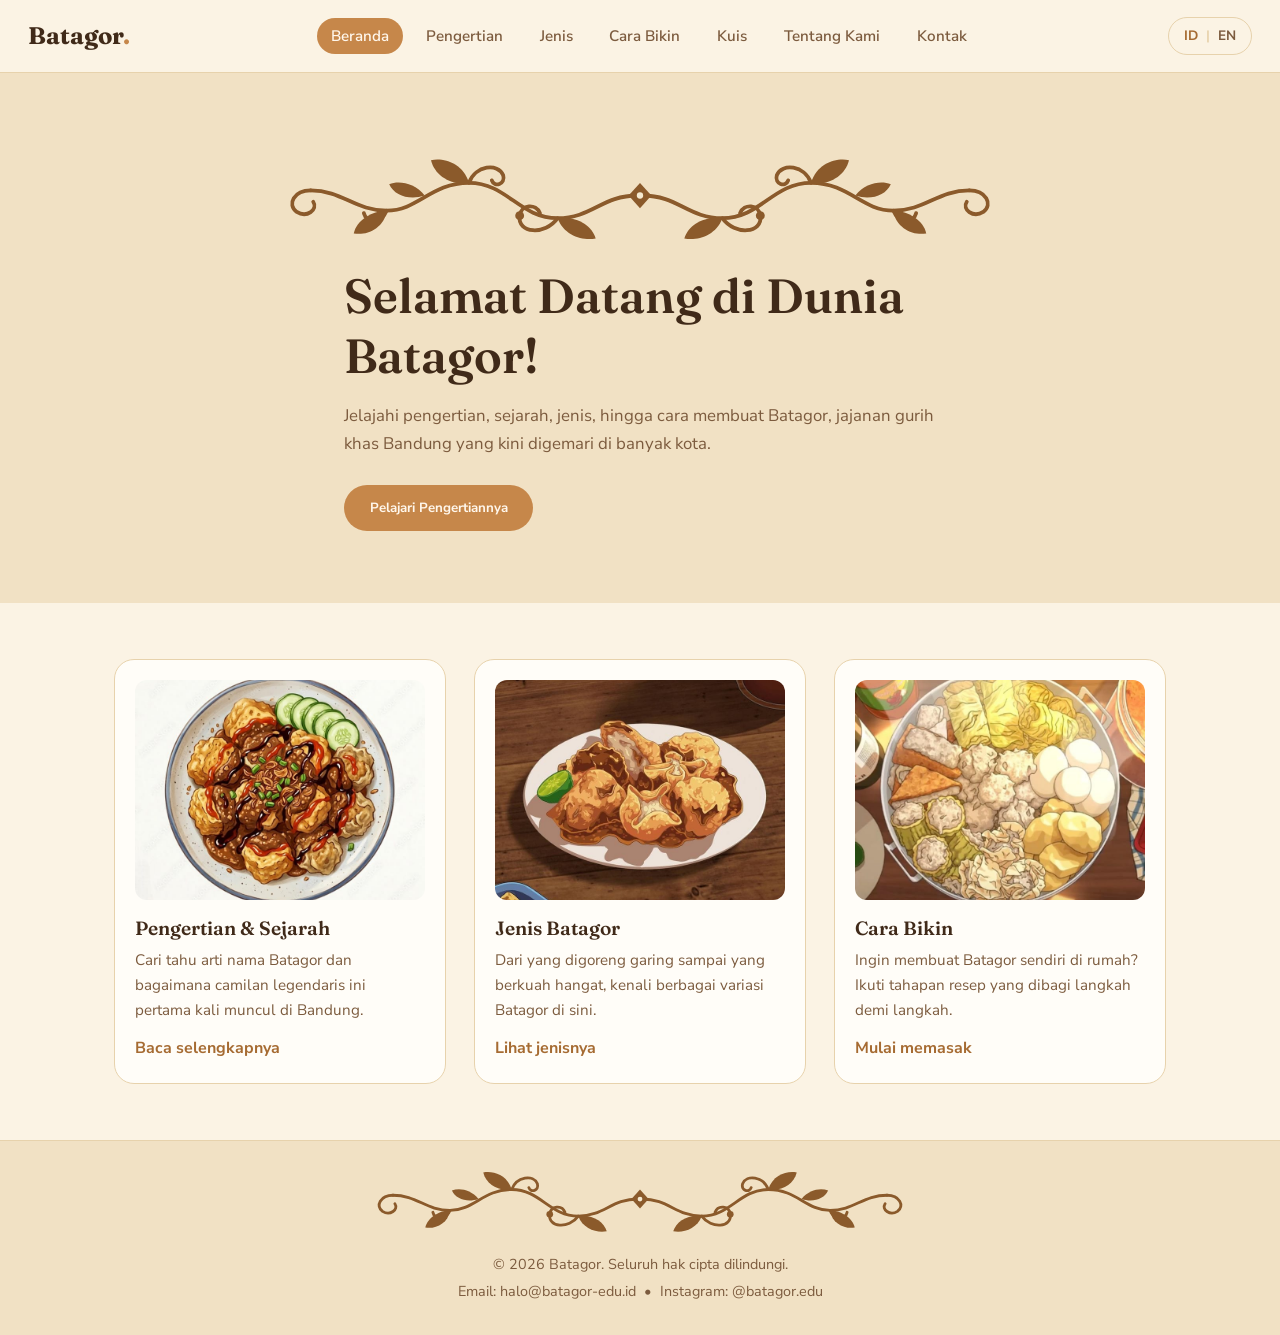
<file: index.html>
<!DOCTYPE html>
<html lang="id">
<head>
<meta charset="UTF-8">
<meta name="viewport" content="width=device-width, initial-scale=1.0">
<title>Batagor. | Website Edukasi Batagor</title>

<!-- Google Fonts: Fraunces untuk judul (hangat, ala toko kue), Nunito Sans untuk isi teks -->
<link rel="preconnect" href="https://fonts.googleapis.com">
<link href="https://fonts.googleapis.com/css2?family=Fraunces:opsz,wght@9..144,500;9..144,600;9..144,700&family=Nunito+Sans:wght@400;600;700;800&family=Permanent+Marker&display=swap" rel="stylesheet">

<!-- Memanggil file CSS eksternal -->
<link rel="stylesheet" href="style.css">
<link rel="stylesheet" href="responsive.css">
</head>
<body>

  <!-- =========================================================
       HEADER: logo, navigasi, tombol ganti bahasa
  ========================================================= -->
  <header class="site-header">
    <div class="logo">Batagor<span class="logo-dot">.</span></div>

    <nav class="main-nav" id="mainNav">
      <button class="nav-link active" data-page="beranda" data-id="Beranda" data-en="Home">Beranda</button>
      <button class="nav-link" data-page="sejarah" data-id="Pengertian" data-en="Definition">Pengertian</button>
      <button class="nav-link" data-page="jenis" data-id="Jenis" data-en="Types">Jenis</button>
      <button class="nav-link" data-page="cara-bikin" data-id="Cara Bikin" data-en="How to Make">Cara Bikin</button>
      <button class="nav-link" data-page="quiz" data-id="Kuis" data-en="Quiz">Kuis</button>
      <button class="nav-link" data-page="tentang-kami" data-id="Tentang Kami" data-en="About Us">Tentang Kami</button>
      <button class="nav-link" data-page="kontak" data-id="Kontak" data-en="Contact">Kontak</button>
    </nav>

    <div class="header-right">
      <button id="langToggle" class="lang-toggle" type="button" aria-label="Ganti Bahasa / Switch Language">
        <span id="langId" class="lang-option active">ID</span>
        <span class="lang-sep">|</span>
        <span id="langEn" class="lang-option">EN</span>
      </button>
      <button id="hamburger" class="hamburger" type="button" aria-label="Buka menu" aria-controls="mainNav">
        <span></span><span></span><span></span>
      </button>
    </div>
  </header>

  <main>

    <!-- =========================================================
         HALAMAN BERANDA: hero + 3 card pratinjau
    ========================================================= -->
    <section id="beranda" class="page active">
      <div class="hero">
        <div class="hero-inner">
          <img class="hero-ornament" src="images/ornamen.svg" alt="" aria-hidden="true">
          <h1 data-content-key="homeTitle" data-id="Selamat Datang di Dunia Batagor!" data-en="Welcome to the World of Batagor!">Selamat Datang di Dunia Batagor!</h1>
          <p data-content-key="homeIntro" data-id="Jelajahi pengertian, sejarah, jenis, hingga cara membuat Batagor, jajanan gurih khas Bandung yang kini digemari di banyak kota." data-en="Explore the meaning, history, types, and how to make Batagor, Bandung's savory snack now loved in many cities.">Jelajahi pengertian, sejarah, jenis, hingga cara membuat Batagor, jajanan gurih khas Bandung yang kini digemari di banyak kota.</p>
          <button class="btn-primary" data-page="sejarah" data-id="Pelajari Pengertiannya" data-en="Learn the Definition">Pelajari Pengertiannya</button>
        </div>
      </div>

      <div class="section-inner">
        <div class="card-grid">

          <article class="preview-card" data-page="sejarah">
            <img src="images/batagor3.jpeg" alt="Sejarah Batagor" style="width: 100%; height: 220px; object-fit: cover; border-radius: 12px;">
            <h3 data-id="Pengertian & Sejarah" data-en="Definition & History">Pengertian & Sejarah</h3>
            <p data-id="Cari tahu arti nama Batagor dan bagaimana camilan legendaris ini pertama kali muncul di Bandung." data-en="Find out what the name Batagor means and how this legendary snack first appeared in Bandung.">Cari tahu arti nama Batagor dan bagaimana camilan legendaris ini pertama kali muncul di Bandung.</p>
            <span class="card-link" data-id="Baca selengkapnya" data-en="Read more">Baca selengkapnya</span>
          </article>

          <article class="preview-card" data-page="jenis">
            <img src="images/batagor.jpeg" alt="Ragam Batagor" style="width: 100%; height: 220px; object-fit: cover; border-radius: 12px;">
            <h3 data-id="Jenis Batagor" data-en="Types of Batagor">Jenis Batagor</h3>
            <p data-id="Dari yang digoreng garing sampai yang berkuah hangat, kenali berbagai variasi Batagor di sini." data-en="From crispy fried to warm and soupy, get to know Batagor's many variations here.">Dari yang digoreng garing sampai yang berkuah hangat, kenali berbagai variasi Batagor di sini.</p>
            <span class="card-link" data-id="Lihat jenisnya" data-en="See the types">Lihat jenisnya</span>
          </article>

          <article class="preview-card" data-page="cara-bikin">
            <img src="images/batagor2.jpeg" alt="Resep Batagor" style="width: 100%; height: 220px; object-fit: cover; border-radius: 12px;">
            <h3 data-id="Cara Bikin" data-en="How to Make">Cara Bikin</h3>
            <p data-id="Ingin membuat Batagor sendiri di rumah? Ikuti tahapan resep yang dibagi langkah demi langkah." data-en="Want to make your own Batagor at home? Follow the recipe broken down step by step.">Ingin membuat Batagor sendiri di rumah? Ikuti tahapan resep yang dibagi langkah demi langkah.</p>
            <span class="card-link" data-id="Mulai memasak" data-en="Start cooking">Mulai memasak</span>
          </article>

        </div>
      </div>
    </section>

    <!-- =========================================================
         HALAMAN PENGERTIAN & SEJARAH
         Bergaya poster "About / History": latar cokelat tua tebal,
         judul tulisan tangan, foto tumpang tindih, dan linimasa.
         Tetap SATU section yang sama, hanya disusun dua blok.
    ========================================================= -->
    <section id="sejarah" class="page">

      <!-- Pita dekoratif pojok, murni hiasan -->
      <svg class="corner-ribbon" viewBox="0 0 260 140" xmlns="http://www.w3.org/2000/svg" aria-hidden="true">
        <path d="M0,0 L260,0 Q120,75 0,45 Z" fill="#F1E1C4" opacity="0.15"></path>
        <path d="M0,0 L190,0 Q95,55 0,28 Z" fill="#C6874A" opacity="0.3"></path>
      </svg>

      <!-- Blok 1: Tentang Batagor (foto kiri, teks kanan) -->
      <div class="sejarah-about-inner">
        <div class="about-media" style="max-width: 380px;">
          <img src="images/batagor4.jpeg" alt="Batagor Siap Saji" style="width: 100%; height: 350px; object-fit: cover; border-radius: 15px; transform: rotate(-3deg); box-shadow: 0 6px 20px rgba(0,0,0,0.2);">
          <img src="images/sauss_kacang.jpeg" alt="Saus Kacang" style="position: absolute; bottom: -15px; right: -20px; width: 180px; height: 130px; object-fit: cover; border-radius: 12px; transform: rotate(4deg); box-shadow: 0 12px 26px rgba(0,0,0,0.4); border: 4px solid #FBF3E4;">
        </div>
        <div class="about-text">
          <h2 class="script-heading" data-content-key="aboutTitle" data-id="Tentang Batagor" data-en="About Batagor">Tentang Batagor</h2>
          <p data-content-key="aboutIntro" data-id="Batagor adalah singkatan dari Bakso Tahu Goreng. Camilan ini terbuat dari tahu yang diisi adonan ikan tenggiri, digoreng hingga garing, lalu disajikan bersama saus kacang kental, kecap manis, dan perasan jeruk limau." data-en="Batagor stands for Bakso Tahu Goreng, or Fried Tofu Fish Ball. It is made from tofu filled with mackerel fish paste, deep-fried until crispy, then served with thick peanut sauce, sweet soy sauce, and a squeeze of lime.">Batagor adalah singkatan dari Bakso Tahu Goreng. Camilan ini terbuat dari tahu yang diisi adonan ikan tenggiri, digoreng hingga garing, lalu disajikan bersama saus kacang kental, kecap manis, dan perasan jeruk limau.</p>
        </div>
      </div>

      <!-- Blok 2: Sejarah Batagor (teks kiri, linimasa kanan) -->
      <div class="sejarah-history-inner">
        <div class="history-text">
          <h2 class="script-heading" data-content-key="historyTitle" data-id="Sejarah Batagor" data-en="Batagor History">Sejarah Batagor</h2>
          <p data-content-key="historyIntro" data-id="Batagor pertama kali muncul di Bandung, Jawa Barat, sekitar akhir tahun 1970-an. Camilan ini tercipta dari kreativitas pedagang bakso tahu yang menggoreng dagangan yang tidak habis terjual agar bisa disajikan kembali keesokan harinya." data-en="Batagor first appeared in Bandung, West Java, around the late 1970s. It was created by tofu fish ball vendors who fried their unsold stock so it could be served again the next day.">Batagor pertama kali muncul di Bandung, Jawa Barat, sekitar akhir tahun 1970-an. Camilan ini tercipta dari kreativitas pedagang bakso tahu yang menggoreng dagangan yang tidak habis terjual agar bisa disajikan kembali keesokan harinya.</p>
          <p data-id="Ternyata versi goreng ini justru lebih gurih dan renyah dibanding versi rebusnya, sehingga cepat digemari dan mulai dijajakan berkeliling kota dengan gerobak dorong maupun sepeda." data-en="It turned out the fried version tasted even richer and crispier than the boiled original, so it quickly became popular and started being sold around the city from push carts and bicycles.">Ternyata versi goreng ini justru lebih gurih dan renyah dibanding versi rebusnya, sehingga cepat digemari dan mulai dijajakan berkeliling kota dengan gerobak dorong maupun sepeda.</p>
          <p data-id="Dari sekadar jajanan kaki lima, kini Batagor telah menjadi salah satu camilan khas Indonesia yang paling dikenal, hadir dalam berbagai variasi, dan terus digemari lintas generasi." data-en="From a humble street snack, Batagor has grown into one of Indonesia's most recognized specialty snacks, now available in many variations and loved across generations.">Dari sekadar jajanan kaki lima, kini Batagor telah menjadi salah satu camilan khas Indonesia yang paling dikenal, hadir dalam berbagai variasi, dan terus digemari lintas generasi.</p>
        </div>

        <div class="history-timeline">
          <div class="timeline-badge">
            <div class="badge-circle" aria-hidden="true">🥟</div>
            <span class="badge-year" data-id="~ Akhir 1970-an" data-en="~ Late 1970s">~ Akhir 1970-an</span>
          </div>

          <div class="timeline-track">
            <div class="timeline-node">
              <div class="node-circle" aria-hidden="true">🛵</div>
              <div>
                <span class="node-label" data-id="1980-an" data-en="1980s">1980-an</span>
                <p class="node-desc" data-id="Menyebar dari gerobak ke gerobak di seluruh Bandung." data-en="Spread from cart to cart across Bandung.">Menyebar dari gerobak ke gerobak di seluruh Bandung.</p>
              </div>
            </div>
            <div class="timeline-node">
              <div class="node-circle" aria-hidden="true">🏙️</div>
              <div>
                <span class="node-label" data-id="1990-an" data-en="1990s">1990-an</span>
                <p class="node-desc" data-id="Mulai dijual di berbagai kota besar di Indonesia." data-en="Started being sold in major cities across Indonesia.">Mulai dijual di berbagai kota besar di Indonesia.</p>
              </div>
            </div>
            <div class="timeline-node">
              <div class="node-circle" aria-hidden="true">✨</div>
              <div>
                <span class="node-label" data-id="2000-an" data-en="2000s">2000-an</span>
                <p class="node-desc" data-id="Menjadi jajanan favorit nasional dengan banyak variasi baru." data-en="Became a favorite national snack with many new variations.">Menjadi jajanan favorit nasional dengan banyak variasi baru.</p>
              </div>
            </div>
            <div class="timeline-node">
              <div class="node-circle" aria-hidden="true">🌏</div>
              <div>
                <span class="node-label" data-id="Kini" data-en="Today">Kini</span>
                <p class="node-desc" data-id="Batagor mendunia lewat restoran dan konten kuliner daring." data-en="Batagor goes global through restaurants and online food content.">Batagor mendunia lewat restoran dan konten kuliner daring.</p>
              </div>
            </div>
          </div>
        </div>
      </div>
    </section>

    <!-- =========================================================
         HALAMAN JENIS BATAGOR
         Atas: 1 varian utama (gambar besar + teks)
         Bawah: kontainer overflow-x:auto berisi varian lain
    ========================================================= -->
    <section id="jenis" class="page">
      <div class="section-inner">
        <h2 class="page-title" data-id="Jenis-Jenis Batagor" data-en="Types of Batagor">Jenis-Jenis Batagor</h2>

        <div class="jenis-top">
          <div class="jenis-top-media" style="display: flex; justify-content: center; align-items: flex-start;">
            <img src="images/original.jpeg" alt="Batagor Goreng Klasik" style="width: 100%; max-width: 240px; height: auto; border-radius: 15px; box-shadow: 0 6px 15px rgba(0,0,0,0.1);">
          </div>
          <div class="jenis-top-text">
            <h3 data-id="Batagor Goreng (Original)" data-en="Fried Batagor (Original)">Batagor Goreng (Original)</h3>
            <p data-id="Versi paling klasik dan paling banyak dicari. Tahu, kulit pangsit, dan siomay ikan digoreng kering hingga renyah keemasan, lalu disiram saus kacang kental dan kecap manis. Biasanya disantap dengan tambahan perasan jeruk limau dan sambal." data-en="The most classic and popular version. Tofu, wonton skin, and fish dumplings are deep-fried until golden and crispy, then topped with thick peanut sauce and sweet soy sauce, usually finished with a squeeze of lime and chili sauce.">Versi paling klasik dan paling banyak dicari. Tahu, kulit pangsit, dan siomay ikan digoreng kering hingga renyah keemasan, lalu disiram saus kacang kental dan kecap manis. Biasanya disantap dengan tambahan perasan jeruk limau dan sambal.</p>
          </div>
        </div>

        <h3 class="sub-title" data-id="Varian Lainnya" data-en="Other Variants">Varian Lainnya</h3>
        <p class="scroll-hint" data-id="Geser ke samping untuk melihat varian lainnya." data-en="Swipe sideways to see more variants.">Geser ke samping untuk melihat varian lainnya.</p>

        <div class="variant-scroll">

          <div class="variant-card">
            <img src="images/kuah.jpeg" alt="Batagor Kuah" style="width: 100%; height: 140px; object-fit: cover; border-radius: 8px; margin-bottom: 0.85rem;">
            <h4 data-id="Batagor Kuah" data-en="Batagor Kuah (Soupy)">Batagor Kuah</h4>
            <p data-id="Disajikan dalam kuah kaldu hangat berbumbu, mirip mi kocok. Cocok dinikmati saat cuaca dingin." data-en="Served in a warm, seasoned savory broth, similar to mi kocok. Perfect for cold weather.">Disajikan dalam kuah kaldu hangat berbumbu, mirip mi kocok. Cocok dinikmati saat cuaca dingin.</p>
          </div>

          <div class="variant-card">
            <img src="images/bakar.jpeg" alt="Batagor Bakar" style="width: 100%; height: 140px; object-fit: cover; border-radius: 8px; margin-bottom: 0.85rem;">
            <h4 data-id="Batagor Bakar" data-en="Grilled Batagor">Batagor Bakar</h4>
            <p data-id="Alternatif yang lebih rendah minyak, dipanggang di atas bara hingga sedikit gosong dan beraroma smoky." data-en="A lower-oil alternative, grilled over charcoal until slightly charred with a smoky aroma.">Alternatif yang lebih rendah minyak, dipanggang di atas bara hingga sedikit gosong dan beraroma smoky.</p>
          </div>

          <div class="variant-card">
            <img src="images/puyuh.jpeg" alt="Batagor Telur Puyuh" style="width: 100%; height: 140px; object-fit: cover; border-radius: 8px; margin-bottom: 0.85rem;">
            <h4 data-id="Batagor Isi Telur Puyuh" data-en="Batagor with Quail Egg">Batagor Isi Telur Puyuh</h4>
            <p data-id="Diberi tambahan telur puyuh di dalam adonan untuk tekstur dan rasa yang lebih kaya." data-en="Filled with an added quail egg for a richer texture and flavor.">Diberi tambahan telur puyuh di dalam adonan untuk tekstur dan rasa yang lebih kaya.</p>
          </div>

          <div class="variant-card">
            <img src="images/kering_pedas.jpeg" alt="Batagor Kering Pedas" style="width: 100%; height: 140px; object-fit: cover; border-radius: 8px; margin-bottom: 0.85rem;">
            <h4 data-id="Batagor Kering Pedas" data-en="Spicy Dry Batagor">Batagor Kering Pedas</h4>
            <p data-id="Setelah digoreng, dilumuri bubuk cabai kering ala jajanan kekinian yang pedas dan gurih." data-en="After frying, coated with dry chili powder for a spicy, savory, modern snack twist.">Setelah digoreng, dilumuri bubuk cabai kering ala jajanan kekinian yang pedas dan gurih.</p>
          </div>

          <div class="variant-card">
            <img src="images/kuah_kari.jpeg" alt="Batagor Kuah Kari" style="width: 100%; height: 140px; object-fit: cover; border-radius: 8px; margin-bottom: 0.85rem;">
            <h4 data-id="Batagor Kuah Kari" data-en="Curry Batagor">Batagor Kuah Kari</h4>
            <p data-id="Variasi kuah dengan tambahan bumbu kari dan santan, memberi rasa gurih yang lebih kaya rempah." data-en="A soup variation with added curry spices and coconut milk, giving a richer, more fragrant savory flavor.">Variasi kuah dengan tambahan bumbu kari dan santan, memberi rasa gurih yang lebih kaya rempah.</p>
          </div>

          <div class="variant-card">
            <img src="images/mini.jpeg" alt="Batagor Mini" style="width: 100%; height: 140px; object-fit: cover; border-radius: 8px; margin-bottom: 0.85rem;">
            <h4 data-id="Batagor Mini" data-en="Mini Batagor">Batagor Mini</h4>
            <p data-id="Dibuat dalam ukuran kecil seperti cocktail, cocok sebagai camilan pesta atau teman arisan." data-en="Made in small, bite-sized portions like cocktail snacks, perfect for parties or casual gatherings.">Dibuat dalam ukuran kecil seperti cocktail, cocok sebagai camilan pesta atau teman arisan.</p>
          </div>

        </div>
      </div>
    </section>

    <!-- =========================================================
         HALAMAN CARA BIKIN
         Fase 1: pilih resep -> Fase 2: grid langkah -> Fase 3: modal detail
    ========================================================= -->
    <section id="cara-bikin" class="page">
      <div class="section-inner">
        <h2 class="page-title" data-id="Cara Membuat Batagor" data-en="How to Make Batagor">Cara Membuat Batagor</h2>

        <!-- ---- FASE 1: pilih resep ---- -->
        <div id="faseResep">
          <p class="section-intro" data-id="Pilih salah satu resep di bawah ini untuk melihat tahapan pembuatannya." data-en="Choose one of the recipes below to see its preparation steps.">Pilih salah satu resep di bawah ini untuk melihat tahapan pembuatannya.</p>

          <div class="recipe-select-row">
            <article class="recipe-card" data-recipe="tenggiri">
              <img src="images/ikan.jpeg" alt="Ikan Tenggiri" style="width: 100%; height: 220px; object-fit: cover; border-radius: 12px;">
              <h3 data-id="Resep Tenggiri" data-en="Mackerel Recipe">Resep Tenggiri</h3>
              <p data-id="Isian klasik menggunakan ikan tenggiri segar." data-en="The classic filling using fresh mackerel fish.">Isian klasik menggunakan ikan tenggiri segar.</p>
              <span class="card-link" data-id="Lihat tahapannya" data-en="See the steps">Lihat tahapannya</span>
            </article>

            <article class="recipe-card" data-recipe="ayam">
              <img src="images/ayam.jpeg" alt="Daging Ayam" style="width: 100%; height: 220px; object-fit: cover; border-radius: 12px;">
              <h3 data-id="Resep Ayam" data-en="Chicken Recipe">Resep Ayam</h3>
              <p data-id="Alternatif isian tanpa ikan, cocok untuk yang tidak menyukai seafood." data-en="A fish-free filling alternative, great for those who don't like seafood.">Alternatif isian tanpa ikan, cocok untuk yang tidak menyukai seafood.</p>
              <span class="card-link" data-id="Lihat tahapannya" data-en="See the steps">Lihat tahapannya</span>
            </article>

            <article class="recipe-card" data-recipe="saus-kacang">
              <img src="images/saos_kacang.jpeg" alt="Saus Kacang" style="width: 100%; height: 220px; object-fit: cover; border-radius: 12px;">
              <h3 data-id="Resep Saus Kacang" data-en="Peanut Sauce Recipe">Resep Saus Kacang</h3>
              <p data-id="Saus pelengkap wajib yang membuat Batagor semakin gurih dan nikmat." data-en="The essential companion sauce that makes Batagor even more savory and delicious.">Saus pelengkap wajib yang membuat Batagor semakin gurih dan nikmat.</p>
              <span class="card-link" data-id="Lihat tahapannya" data-en="See the steps">Lihat tahapannya</span>
            </article>
          </div>
        </div>

        <!-- ---- FASE 2: grid langkah (disembunyikan sampai resep dipilih) ---- -->
        <div id="faseLangkah" class="hidden">
          <button id="btnKembaliResep" class="btn-kembali" data-id="Kembali" data-en="Back">Kembali</button>
          <h3 id="langkahRecipeTitle" class="step-phase-title"></h3>
          <div id="stepGrid" class="step-grid"><!-- kartu langkah diisi lewat JavaScript --></div>
        </div>
      </div>
    </section>

    <section id="quiz" class="page">
      <div class="section-inner quiz-section">
        <h2 class="page-title" data-id="Seberapa Kenal Kamu dengan Batagor?" data-en="How Well Do You Know Batagor?">Seberapa Kenal Kamu dengan Batagor?</h2>
        <p class="section-intro" data-id="Jawab 5 pertanyaan singkat tentang Batagor dan lihat skormu." data-en="Answer 5 quick questions about Batagor and see your score.">Jawab 5 pertanyaan singkat tentang Batagor dan lihat skormu.</p>

        <div class="quiz-panel">
          <div id="quizIntro" class="quiz-state">
            <span class="quiz-mark" aria-hidden="true">?</span>
            <h3 data-id="Siap menguji pengetahuanmu?" data-en="Ready to test your knowledge?">Siap menguji pengetahuanmu?</h3>
            <p data-id="Kuis ini terdiri dari 5 soal pilihan ganda. Semoga berhasil!" data-en="This quiz has 5 multiple-choice questions. Good luck!">Kuis ini terdiri dari 5 soal pilihan ganda. Semoga berhasil!</p>
            <button id="quizStart" class="btn-primary" type="button" data-id="Mulai Kuis" data-en="Start Quiz">Mulai Kuis</button>
          </div>

          <div id="quizQuestion" class="quiz-state hidden" aria-live="polite">
            <div class="quiz-progress-row">
              <span id="quizProgress"></span>
              <span id="quizScore"></span>
            </div>
            <div class="quiz-progress-track"><span id="quizProgressFill"></span></div>
            <h3 id="quizQuestionText"></h3>
            <div id="quizOptions" class="quiz-options"></div>
            <p id="quizFeedback" class="quiz-feedback" role="status"></p>
            <button id="quizNext" class="btn-primary hidden" type="button"></button>
          </div>

          <div id="quizResult" class="quiz-state hidden" aria-live="polite">
            <span class="quiz-mark quiz-result-mark" aria-hidden="true">!</span>
            <p class="quiz-result-label" data-id="Skor Akhir" data-en="Final Score">Skor Akhir</p>
            <h3 id="quizFinalScore"></h3>
            <p id="quizResultMessage"></p>
            <button id="quizRestart" class="btn-primary" type="button" data-id="Main Lagi" data-en="Play Again">Main Lagi</button>
          </div>
        </div>
      </div>
    </section>

    <!-- =========================================================
         HALAMAN TENTANG KAMI
    ========================================================= -->
    <section id="tentang-kami" class="page">
      <div class="section-inner">
        <h2 class="page-title" style="text-align: center;" data-id="Tim di Balik Layar" data-en="The Team Behind the Screen">Tim di Balik Layar</h2>
        <p style="text-align: center; color: var(--clr-text-soft); max-width: 700px; margin: -1.5rem auto 3rem;" data-id="Proyek website edukasi Batagor ini dikembangkan oleh mahasiswa S1 Teknik Informatika Universitas Tarumanagara sebagai pemenuhan tugas UTS Pemrograman Web." data-en="This Batagor educational website project was developed by undergraduate Computer Science students of Tarumanagara University for a Web Programming midterm project.">Proyek website edukasi Batagor ini dikembangkan oleh mahasiswa S1 Teknik Informatika Universitas Tarumanagara sebagai pemenuhan tugas UTS Pemrograman Web.</p>

        <div class="card-grid" style="grid-template-columns: repeat(auto-fit, minmax(180px, 1fr));">
          <article class="preview-card" style="text-align: center; padding: 1.5rem 1rem;">
            <div style="font-size: 2.5rem; margin-bottom: 0.5rem;" aria-hidden="true">👨🏻‍💻</div>
            <h3 style="margin-top: 0; font-size: 1.15rem;">Andrian</h3>
            <p style="font-size: 0.9rem; margin: 0; color: var(--clr-text-soft);">Mahasiswa Teknik Informatika</p>
          </article>

          <article class="preview-card" style="text-align: center; padding: 1.5rem 1rem;">
            <div style="font-size: 2.5rem; margin-bottom: 0.5rem;" aria-hidden="true">👩🏻‍💻</div>
            <h3 style="margin-top: 0; font-size: 1.15rem;">Diana</h3>
            <p style="font-size: 0.9rem; margin: 0; color: var(--clr-text-soft);">Mahasiswi Teknik Informatika</p>
          </article>
          
          <article class="preview-card" style="text-align: center; padding: 1.5rem 1rem;">
            <div style="font-size: 2.5rem; margin-bottom: 0.5rem;" aria-hidden="true">👨🏻‍💻</div>
            <h3 style="margin-top: 0; font-size: 1.15rem;">Ivan</h3>
            <p style="font-size: 0.9rem; margin: 0; color: var(--clr-text-soft);">Mahasiswa Teknik Informatika</p>
          </article>
          
          <article class="preview-card" style="text-align: center; padding: 1.5rem 1rem;">
            <div style="font-size: 2.5rem; margin-bottom: 0.5rem;" aria-hidden="true">👨🏻‍💻</div>
            <h3 style="margin-top: 0; font-size: 1.15rem;">Kenny</h3>
            <p style="font-size: 0.9rem; margin: 0; color: var(--clr-text-soft);">Mahasiswa Teknik Informatika</p>
          </article>
        </div>
      </div>
    </section>

    <!-- =========================================================
         HALAMAN KONTAK & KRITIK SARAN
    ========================================================= -->
    <section id="kontak" class="page">
      <div class="section-inner" style="max-width: 900px; text-align: center;">
        <h2 class="page-title" data-id="Hubungi Kami" data-en="Contact Us">Hubungi Kami</h2>
        <p style="color: var(--clr-text-soft); margin-top: -1.5rem; margin-bottom: 3rem;" data-id="Punya pertanyaan, kritik, atau saran untuk pengembangan website ini? Silakan hubungi kami!" data-en="Have questions, feedback, or suggestions for this website? Please reach out to us!">Punya pertanyaan, kritik, atau saran untuk pengembangan website ini? Silakan hubungi kami!</p>

        <!-- Grid 2 Kolom (Kiri Sosmed, Kanan Form) -->
        <div style="display: grid; grid-template-columns: repeat(auto-fit, minmax(320px, 1fr)); gap: 2.5rem; text-align: left;">
          
          <!-- KOLOM KIRI: Jalur Cepat (Sosmed) -->
          <div style="display: flex; flex-direction: column; gap: 1rem;">
            <h3 style="font-size: 1.25rem; margin-bottom: 0.5rem; color: var(--clr-accent-dark);" data-id="Jalur Cepat" data-en="Quick Links">Jalur Cepat</h3>
            
            <a href="https://wa.me/6281234567890?text=Halo%20tim%20Batagor!" target="_blank" class="preview-card" style="display: flex; align-items: center; gap: 1.25rem; text-decoration: none; padding: 1.25rem;">
              <div style="font-size: 2rem;" aria-hidden="true">💬</div>
              <div>
                <h4 style="margin: 0; font-size: 1.1rem; color: var(--clr-text);">WhatsApp</h4>
                <p style="margin: 0; font-size: 0.85rem; color: var(--clr-text-soft);">Chat dengan admin</p>
              </div>
            </a>

            <a href="https://instagram.com/batagor.edu" target="_blank" class="preview-card" style="display: flex; align-items: center; gap: 1.25rem; text-decoration: none; padding: 1.25rem;">
              <div style="font-size: 2rem;" aria-hidden="true">📸</div>
              <div>
                <h4 style="margin: 0; font-size: 1.1rem; color: var(--clr-text);">Instagram</h4>
                <p style="margin: 0; font-size: 0.85rem; color: var(--clr-text-soft);">@batagor.edu</p>
              </div>
            </a>

            <a href="mailto:halo@batagor-edu.id" class="preview-card" style="display: flex; align-items: center; gap: 1.25rem; text-decoration: none; padding: 1.25rem;">
              <div style="font-size: 2rem;" aria-hidden="true">✉️</div>
              <div>
                <h4 style="margin: 0; font-size: 1.1rem; color: var(--clr-text);">Email</h4>
                <p style="margin: 0; font-size: 0.85rem; color: var(--clr-text-soft);">halo@batagor-edu.id</p>
              </div>
            </a>
          </div>

          <!-- KOLOM KANAN: Form Kritik & Saran -->
          <div style="background: var(--clr-card); padding: 2rem; border-radius: var(--radius-lg); border: 1px solid var(--clr-border); box-shadow: var(--shadow-soft);">
            <h3 style="font-size: 1.25rem; margin-bottom: 1.5rem; color: var(--clr-accent-dark);" data-id="Kritik & Saran" data-en="Feedback & Suggestions">Kritik & Saran</h3>
            
            <!-- Trik onsubmit agar form tidak me-refresh halaman saat dites dosen -->
            <form onsubmit="alert(document.documentElement.lang === 'id' ? 'Terima kasih! Kritik dan saran kamu berhasil dikirim.' : 'Thank you! Your feedback has been sent.'); return false;" style="display: flex; flex-direction: column; gap: 1.25rem;">
              
              <div>
                <label style="font-weight: 700; font-size: 0.9rem; color: var(--clr-text);" data-id="Nama Anda" data-en="Your Name">Nama Anda</label>
                <input type="text" placeholder="Masukkan nama..." required style="width: 100%; padding: 0.85rem; border-radius: 8px; border: 1px solid var(--clr-border); margin-top: 0.4rem; font-family: inherit; background: #FFF; outline-color: var(--clr-accent);">
              </div>
              
              <div>
                <label style="font-weight: 700; font-size: 0.9rem; color: var(--clr-text);" data-id="Tulis Kritik & Saran" data-en="Write Feedback">Tulis Kritik & Saran</label>
                <textarea rows="5" placeholder="Ketik pesan Anda di sini..." required style="width: 100%; padding: 0.85rem; border-radius: 8px; border: 1px solid var(--clr-border); margin-top: 0.4rem; font-family: inherit; background: #FFF; resize: vertical; outline-color: var(--clr-accent);"></textarea>
              </div>
              
              <button type="submit" class="btn-primary" style="margin-top: 0.5rem; font-size: 1rem;" data-id="Kirim Pesan" data-en="Send Message">Kirim Pesan</button>
            </form>

          </div>

        </div>
      </div>
    </section>

  </main>

  <!-- ---- FASE 3: modal detail langkah (di luar <main> supaya menutup seluruh layar) ---- -->
  <div id="stepModalOverlay" class="modal-overlay">
    <div class="modal-box" role="dialog" aria-modal="true" aria-labelledby="modalStepTitle">
      <button id="modalClose" class="modal-close" type="button" aria-label="Tutup">&times;</button>
      <h3 id="modalStepTitle"></h3>
      <p id="modalStepDetail"></p>
    </div>
  </div>

  <!-- =========================================================
       FOOTER
  ========================================================= -->
  <footer class="site-footer">
    <p data-id="© 2026 Batagor. Seluruh hak cipta dilindungi." data-en="© 2026 Batagor. All rights reserved.">© 2026 Batagor. Seluruh hak cipta dilindungi.</p>
    <p>Email: halo@batagor-edu.id &nbsp;•&nbsp; Instagram: @batagor.edu</p>
  </footer>

  <!-- Memanggil file JavaScript eksternal -->
  <script src="site-data.js"></script>
  <script src="script.js"></script>

</body>
</html>
</file>
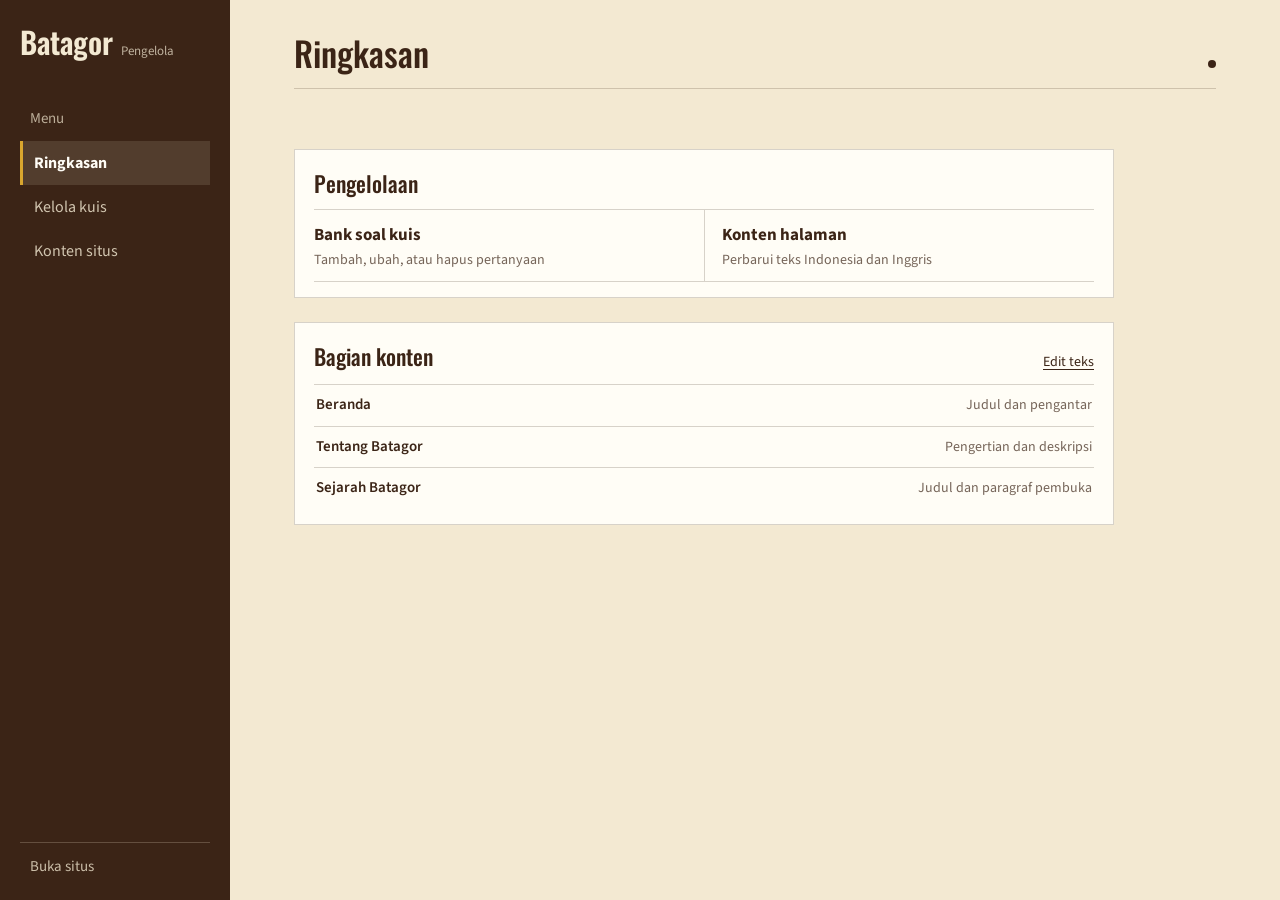
<file: admin.html>
<!DOCTYPE html>
<html lang="id">
<head>
  <meta charset="UTF-8">
  <meta name="viewport" content="width=device-width, initial-scale=1.0">
  <title>Admin | Batagor</title>
  <link rel="preconnect" href="https://fonts.googleapis.com">
  <link rel="preconnect" href="https://fonts.gstatic.com" crossorigin>
  <link href="https://fonts.googleapis.com/css2?family=Oswald:wght@400;500;600;700&family=Source+Sans+3:wght@400;500;600;700&display=swap" rel="stylesheet">
  <link rel="stylesheet" href="admin.css">
</head>
<body>
  <div class="admin-layout">
    <aside class="admin-sidebar">
      <a class="admin-brand" href="index.html">Batagor<small>Pengelola</small></a>
      <p class="sidebar-caption">Menu</p>
      <nav class="admin-nav" aria-label="Navigasi admin">
        <button class="admin-nav-item active" type="button" data-view="overview">Ringkasan</button>
        <button class="admin-nav-item" type="button" data-view="quiz">Kelola kuis</button>
        <button class="admin-nav-item" type="button" data-view="content">Konten situs</button>
      </nav>
      <a class="back-to-site" href="index.html">Buka situs</a>
    </aside>

    <main class="admin-main">
      <header class="admin-header">
        <h1 id="pageHeading">Ringkasan</h1>
        <span id="storageStatus" class="storage-status" role="status"><i aria-hidden="true"></i><span class="visually-hidden">Tersimpan di browser ini</span></span>
      </header>

      <section id="view-overview" class="admin-view active">
        <span id="questionMetric" hidden>0</span>
        <span id="contentMetric" hidden>0</span>
        <section class="overview-quick">
          <h2>Pengelolaan</h2>
          <div class="quick-grid">
            <button class="quick-link" type="button" data-view="quiz"><strong>Bank soal kuis</strong><small>Tambah, ubah, atau hapus pertanyaan</small></button>
            <button class="quick-link" type="button" data-view="content"><strong>Konten halaman</strong><small>Perbarui teks Indonesia dan Inggris</small></button>
          </div>
        </section>

        <section class="managed-content">
          <div class="managed-heading"><h2>Bagian konten</h2><button type="button" data-view="content">Edit teks</button></div>
          <div class="managed-content-grid">
            <button type="button" data-view="content"><strong>Beranda</strong><span>Judul dan pengantar</span></button>
            <button type="button" data-view="content"><strong>Tentang Batagor</strong><span>Pengertian dan deskripsi</span></button>
            <button type="button" data-view="content"><strong>Sejarah Batagor</strong><span>Judul dan paragraf pembuka</span></button>
          </div>
        </section>

      </section>

      <section id="view-quiz" class="admin-view" hidden>
        <div class="section-heading-row">
          <button id="addQuestion" class="button-primary" type="button">Tambah soal</button>
        </div>

        <div class="quiz-admin-layout">
          <section class="question-list-panel">
            <div class="list-panel-header"><strong>Daftar pertanyaan</strong><span id="questionCount" class="count-badge">0</span></div>
            <div id="questionList" class="question-list"></div>
          </section>

          <form id="questionForm" class="question-form">
            <div class="form-topline"><span id="editorLabel" class="eyebrow">Pertanyaan</span><button id="deleteQuestion" class="button-danger" type="button">Hapus soal</button></div>
            <div class="language-fields">
              <label class="field-label">Pertanyaan <span>ID</span><textarea name="questionId" rows="2" required></textarea></label>
              <label class="field-label">Question <span>EN</span><textarea name="questionEn" rows="2" required></textarea></label>
            </div>
            <div class="answers-heading"><h3>Pilihan jawaban</h3><p>Pilih jawaban yang benar.</p></div>
            <div class="option-list">
              <div class="option-row"><label class="answer-radio" aria-label="Tandai pilihan 1 sebagai jawaban benar"><input type="radio" name="answer" value="0" required><span>A</span></label><label class="field-label">Pilihan A <span>ID</span><input name="optionId0" required></label><label class="field-label">Option A <span>EN</span><input name="optionEn0" required></label></div>
              <div class="option-row"><label class="answer-radio" aria-label="Tandai pilihan 2 sebagai jawaban benar"><input type="radio" name="answer" value="1"><span>B</span></label><label class="field-label">Pilihan B <span>ID</span><input name="optionId1" required></label><label class="field-label">Option B <span>EN</span><input name="optionEn1" required></label></div>
              <div class="option-row"><label class="answer-radio" aria-label="Tandai pilihan 3 sebagai jawaban benar"><input type="radio" name="answer" value="2"><span>C</span></label><label class="field-label">Pilihan C <span>ID</span><input name="optionId2" required></label><label class="field-label">Option C <span>EN</span><input name="optionEn2" required></label></div>
              <div class="option-row"><label class="answer-radio" aria-label="Tandai pilihan 4 sebagai jawaban benar"><input type="radio" name="answer" value="3"><span>D</span></label><label class="field-label">Pilihan D <span>ID</span><input name="optionId3" required></label><label class="field-label">Option D <span>EN</span><input name="optionEn3" required></label></div>
            </div>
            <div class="form-actions"><p id="questionStatus" class="form-status" role="status"></p><button class="button-primary" type="submit">Simpan soal</button></div>
          </form>
        </div>
      </section>

      <section id="view-content" class="admin-view" hidden>
        <form id="contentForm" class="content-form">
          <section class="content-group">
            <div class="content-group-heading"><div><h3>Beranda</h3><p>Judul dan pengantar pembuka</p></div></div>
            <div class="language-fields"><label class="field-label">Judul <span>ID</span><input data-content-input="homeTitle" data-lang="id" required></label><label class="field-label">Title <span>EN</span><input data-content-input="homeTitle" data-lang="en" required></label></div>
            <div class="language-fields"><label class="field-label">Pengantar <span>ID</span><textarea data-content-input="homeIntro" data-lang="id" rows="3" required></textarea></label><label class="field-label">Introduction <span>EN</span><textarea data-content-input="homeIntro" data-lang="en" rows="3" required></textarea></label></div>
          </section>
          <section class="content-group">
            <div class="content-group-heading"><div><h3>Tentang Batagor</h3><p>Bagian pengertian</p></div></div>
            <div class="language-fields"><label class="field-label">Judul <span>ID</span><input data-content-input="aboutTitle" data-lang="id" required></label><label class="field-label">Title <span>EN</span><input data-content-input="aboutTitle" data-lang="en" required></label></div>
            <div class="language-fields"><label class="field-label">Deskripsi <span>ID</span><textarea data-content-input="aboutIntro" data-lang="id" rows="4" required></textarea></label><label class="field-label">Description <span>EN</span><textarea data-content-input="aboutIntro" data-lang="en" rows="4" required></textarea></label></div>
          </section>
          <section class="content-group">
            <div class="content-group-heading"><div><h3>Sejarah Batagor</h3><p>Judul dan paragraf pembuka</p></div></div>
            <div class="language-fields"><label class="field-label">Judul <span>ID</span><input data-content-input="historyTitle" data-lang="id" required></label><label class="field-label">Title <span>EN</span><input data-content-input="historyTitle" data-lang="en" required></label></div>
            <div class="language-fields"><label class="field-label">Pengantar <span>ID</span><textarea data-content-input="historyIntro" data-lang="id" rows="4" required></textarea></label><label class="field-label">Introduction <span>EN</span><textarea data-content-input="historyIntro" data-lang="en" rows="4" required></textarea></label></div>
          </section>
          <div class="form-actions content-actions"><p id="contentStatus" class="form-status" role="status"></p><button id="resetContent" class="button-secondary" type="button">Pulihkan teks awal</button><button class="button-primary" type="submit">Simpan konten</button></div>
        </form>
      </section>
    </main>
  </div>

  <script src="site-data.js"></script>
  <script src="admin.js"></script>
</body>
</html>
</file>
<file: style.css>
/* =========================================================
     1. RESET & VARIABEL WARNA (DESIGN TOKENS)
     Krem = latar belakang, cokelat tua = teks,
     cokelat muda/karamel = tombol & aksen.
  ========================================================= */
  * { margin: 0; padding: 0; box-sizing: border-box; }

  :root {
    --clr-bg: #FBF3E4;          /* krem hangat, latar belakang utama */
    --clr-bg-soft: #F1E1C4;     /* krem lebih tua, untuk hero & blok selang-seling */
    --clr-card: #FFFDF8;        /* putih gading, dasar kartu */
    --clr-text: #402A19;        /* cokelat tua, teks utama */
    --clr-text-soft: #7C5B3E;   /* cokelat sedang, teks sekunder */
    --clr-accent: #C6874A;      /* karamel, warna aksen & tombol */
    --clr-accent-dark: #A66B32; /* karamel gelap, untuk hover */
    --clr-border: #E7D2AC;      /* garis pembatas lembut */

    --radius-lg: 20px;
    --radius-md: 12px;
    --shadow-soft: 0 6px 20px rgba(64, 42, 25, 0.10);
    --max-width: 1100px;
  }

  @media (prefers-reduced-motion: reduce) {
    * { animation: none !important; transition: none !important; }
  }

  html { scroll-behavior: auto; } /* pergantian halaman tidak memakai smooth-scroll panjang */

  body {
    font-family: 'Nunito Sans', sans-serif;
    background: var(--clr-bg);
    color: var(--clr-text);
    line-height: 1.65;
    min-height: 100vh;
    display: flex;
    flex-direction: column; /* header - main - footer tersusun vertikal */
  }

  h1, h2, h3, h4 {
    font-family: 'Fraunces', serif;
    font-weight: 600;
    color: var(--clr-text);
    line-height: 1.25;
  }

  button { font-family: inherit; cursor: pointer; border: none; background: none; color: inherit; }
  img, .img-placeholder { max-width: 100%; display: block; }
  :focus-visible { outline: 3px solid var(--clr-accent); outline-offset: 3px; }

  .section-inner {
    max-width: var(--max-width);
    margin: 0 auto;
    padding: 3.5rem 1.5rem;
  }
  .page-title { font-size: clamp(1.8rem, 3vw, 2.4rem); margin-bottom: 2.5rem; }

  /* Class utilitas untuk sembunyikan elemen lewat manipulasi DOM (bukan lewat scroll) */
  .hidden { display: none !important; }

  /* =========================================================
     2. PLACEHOLDER GAMBAR
     Menggantikan posisi <img src="..."> dengan kotak warna
     berlabel supaya layout tetap rapi saat diuji.
  ========================================================= */
  .img-placeholder {
    background: linear-gradient(145deg, var(--clr-accent), var(--clr-accent-dark));
    border-radius: var(--radius-md);
    min-height: 220px;
    width: 100%;
    display: flex;
    align-items: center;
    justify-content: center;
    text-align: center;
    padding: 1rem;
  }
  .img-placeholder span { color: #FFF7EC; font-weight: 700; font-size: 0.95rem; }
  .img-placeholder.large-img { min-height: 320px; }
  .img-placeholder.small-img { min-height: 140px; }

  /* =========================================================
     3. HEADER
  ========================================================= */
  .site-header {
    position: sticky;
    top: 0;
    z-index: 100;
    background: var(--clr-bg);
    border-bottom: 1px solid var(--clr-border);
    display: flex;
    align-items: center;
    justify-content: space-between;
    gap: 1rem;
    padding: 1rem 1.75rem;
  }
  .logo { font-family: 'Fraunces', serif; font-size: 1.5rem; font-weight: 700; white-space: nowrap; }
  .logo .logo-dot { color: var(--clr-accent); }

  .main-nav { display: flex; align-items: center; gap: 0.5rem; }
  .nav-link {
    padding: 0.5rem 0.9rem;
    border-radius: 999px;
    font-size: 0.95rem;
    font-weight: 600;
    color: var(--clr-text-soft);
    transition: background 0.2s ease, color 0.2s ease;
    white-space: nowrap;
  }
  .nav-link:hover { background: var(--clr-bg-soft); color: var(--clr-text); }
  .nav-link.active { background: var(--clr-accent); color: #FFF7EC; }

  .header-right { display: flex; align-items: center; gap: 0.75rem; }

  .lang-toggle {
    display: flex; align-items: center; gap: 0.35rem;
    padding: 0.45rem 0.8rem;
    border: 1px solid var(--clr-border);
    border-radius: 999px;
    font-weight: 700; font-size: 0.85rem;
  }
  .lang-option { color: var(--clr-text-soft); padding: 0.1rem 0.15rem; }
  .lang-option.active { color: var(--clr-accent-dark); }
  .lang-sep { color: var(--clr-border); }

  .hamburger { display: none; flex-direction: column; gap: 4px; padding: 0.4rem; }
  .hamburger span { width: 22px; height: 2px; background: var(--clr-text); border-radius: 2px; }

  /* =========================================================
     4. UTILITAS TOMBOL & KARTU
  ========================================================= */
  .btn-primary {
    display: inline-block;
    background: var(--clr-accent);
    color: #FFF7EC;
    font-weight: 700;
    padding: 0.85rem 1.6rem;
    border-radius: 999px;
    transition: background 0.2s ease, transform 0.2s ease;
  }
  .btn-primary:hover { background: var(--clr-accent-dark); transform: translateY(-1px); }

  .card-link {
    display: inline-block;
    margin-top: 0.75rem;
    font-weight: 700;
    color: var(--clr-accent-dark);
    border-bottom: 2px solid transparent;
    transition: border-color 0.2s ease;
  }
  .card-link:hover { border-color: var(--clr-accent-dark); }

  .btn-kembali {
    display: inline-flex;
    align-items: center;
    gap: 0.4rem;
    font-weight: 700;
    color: var(--clr-accent-dark);
    margin-bottom: 1.75rem;
    padding: 0.5rem 0;
  }

  /* =========================================================
     5. PENGATURAN HALAMAN (SPA)
     Hanya section/blok dengan class "active" yang tampil.
     Berpindah tampilan = tambah/hapus class, bukan lompat anchor.
  ========================================================= */
  .page { display: none; }
  .page.active { display: block; animation: pageEnter 0.45s ease both; }
  @keyframes pageEnter {
    from { opacity: 0; transform: translateY(10px); }
    to { opacity: 1; transform: translateY(0); }
  }
  @keyframes fadeIn { from { opacity: 0; } to { opacity: 1; } }

  .page.active .preview-card,
  .page.active .recipe-card,
  .page.active .variant-card,
  .page.active .step-card {
    animation: contentRise 0.55s ease backwards;
  }
  .page.active .preview-card:nth-child(2),
  .page.active .recipe-card:nth-child(2),
  .page.active .variant-card:nth-child(2),
  .page.active .step-card:nth-child(2) { animation-delay: 0.08s; }
  .page.active .preview-card:nth-child(3),
  .page.active .recipe-card:nth-child(3),
  .page.active .variant-card:nth-child(3),
  .page.active .step-card:nth-child(3) { animation-delay: 0.16s; }
  .page.active .preview-card:nth-child(4),
  .page.active .recipe-card:nth-child(4),
  .page.active .variant-card:nth-child(4),
  .page.active .step-card:nth-child(4) { animation-delay: 0.24s; }
  @keyframes contentRise {
    from { opacity: 0; transform: translateY(14px); }
    to { opacity: 1; transform: translateY(0); }
  }

  /* ---------- HALAMAN BERANDA ---------- */
  .hero { background: var(--clr-bg-soft); }
  .hero-inner { max-width: 640px; margin: 0 auto; padding: 4.5rem 1.5rem; }
  .hero-ornament { width: min(calc(100vw - 2rem), 760px); max-width: none; height: auto; object-fit: contain; margin: 0 auto 1.25rem; position: relative; left: 50%; transform: translateX(-50%); animation: ornamentFloat 5s ease-in-out infinite; }
  @keyframes ornamentFloat {
    0%, 100% { transform: translateX(-50%) translateY(0); }
    50% { transform: translateX(-50%) translateY(-5px); }
  }
  .hero-inner h1 { font-size: clamp(2.1rem, 4vw, 3rem); margin-bottom: 1rem; }
  .hero-inner p { color: var(--clr-text-soft); font-size: 1.05rem; margin-bottom: 1.75rem; }

  .card-grid { display: grid; grid-template-columns: repeat(auto-fit, minmax(260px, 1fr)); gap: 1.75rem; }
  .preview-card {
    background: var(--clr-card);
    border: 1px solid var(--clr-border);
    border-radius: var(--radius-lg);
    padding: 1.25rem;
    cursor: pointer;
    transition: transform 0.2s ease, box-shadow 0.2s ease;
  }
  .preview-card:hover { transform: translateY(-4px); box-shadow: var(--shadow-soft); }
  .preview-card h3 { font-size: 1.2rem; margin: 1rem 0 0.5rem; }
  .preview-card p { color: var(--clr-text-soft); font-size: 0.95rem; }

  /* ---------- HALAMAN PENGERTIAN & SEJARAH ----------
     Bergaya poster "About / History": latar warna tebal (cokelat tua),
     judul ala tulisan tangan, dan linimasa untuk bagian sejarah.
     Bagian "Tentang" dan "Sejarah" sengaja tetap dalam SATU section
     yang sama (bukan dipecah jadi dua halaman terpisah). */
  #sejarah {
    position: relative;
    overflow: hidden;               /* supaya pita dekoratif di pojok tidak meluber */
    background: var(--clr-text);    /* latar cokelat tua yang tebal, kebalikan halaman lain */
  }
  #sejarah h2, #sejarah h3 { color: #FBF3E4; } /* judul jadi krem di atas latar gelap */

  /* Pita dekoratif di pojok kiri atas, murni hiasan visual */
  .corner-ribbon { position: absolute; top: 0; left: 0; width: 260px; height: 140px; pointer-events: none; }

  /* Judul bergaya tulisan tangan/spidol, khusus dipakai di halaman ini */
  .script-heading {
    font-family: 'Permanent Marker', cursive;
    font-weight: 400;
    font-size: clamp(1.9rem, 3.5vw, 2.6rem);
    letter-spacing: 0.5px;
    margin-bottom: 1rem;
  }

  /* --- Blok "Tentang Batagor" --- */
  .sejarah-about-inner {
    display: flex; align-items: center; gap: 3rem; flex-wrap: wrap;
    max-width: var(--max-width); margin: 0 auto;
    padding: 4.5rem 1.5rem 3rem;
    position: relative; z-index: 1;
  }
  .about-media, .about-text { flex: 1 1 320px; }
  .about-media { position: relative; min-height: 260px; }
  .about-media .img-placeholder.primary { transform: rotate(-3deg); }
  .about-media .img-placeholder.secondary {
    position: absolute; bottom: -18px; right: -6px;
    width: 58%; transform: rotate(4deg);
    box-shadow: 0 12px 26px rgba(0, 0, 0, 0.28);
  }
  .about-text p { color: #E9D9C2; }

  /* --- Blok "Sejarah Batagor" --- */
  .sejarah-history-inner {
    display: flex; align-items: flex-start; gap: 3rem; flex-wrap: wrap;
    max-width: var(--max-width); margin: 0 auto;
    padding: 1rem 1.5rem 4.5rem;
    position: relative; z-index: 1;
  }
  .history-text, .history-timeline { flex: 1 1 320px; }
  .history-text p { color: #E9D9C2; margin-bottom: 1rem; }
  .history-text p:last-child { margin-bottom: 0; }

  /* Lencana lingkaran sebagai titik awal linimasa */
  .timeline-badge { text-align: center; margin-bottom: 2.25rem; }
  .badge-circle {
    width: 108px; height: 108px; border-radius: 50%;
    background: var(--clr-accent);
    border: 4px double #FBF3E4;
    display: flex; align-items: center; justify-content: center;
    margin: 0 auto 0.6rem; font-size: 2.1rem;
  }
  .badge-year {
    display: inline-block;
    background: #FBF3E4; color: var(--clr-text);
    padding: 0.3rem 1rem; border-radius: 999px;
    font-weight: 700; font-size: 0.85rem;
  }

  /* Jalur linimasa bertitik-titik dengan node tiap era */
  .timeline-track {
    position: relative;
    padding-left: 30px;
    border-left: 3px dashed rgba(251, 243, 228, 0.35);
    display: flex; flex-direction: column; gap: 1.6rem;
  }
  .timeline-node { display: flex; align-items: center; gap: 1rem; }
  .node-circle {
    flex-shrink: 0; width: 62px; height: 62px; border-radius: 50%;
    background: linear-gradient(145deg, var(--clr-accent), var(--clr-accent-dark));
    display: flex; align-items: center; justify-content: center;
    font-size: 1.4rem;
  }
  .node-label { display: block; color: #FBF3E4; font-weight: 700; margin-bottom: 0.15rem; }
  .node-desc { margin: 0; color: #E9D9C2; font-size: 0.85rem; }

  /* ---------- HALAMAN JENIS BATAGOR ---------- */
  .jenis-top { display: flex; align-items: center; gap: 2.5rem; flex-wrap: wrap; margin-bottom: 3.5rem; }
  .jenis-top-media, .jenis-top-text { flex: 1 1 320px; }
  .jenis-top-text h3 { font-size: 1.4rem; margin-bottom: 0.85rem; }
  .jenis-top-text p { color: var(--clr-text-soft); }

  .sub-title { font-size: 1.3rem; margin-bottom: 0.4rem; }
  .scroll-hint { color: var(--clr-text-soft); font-size: 0.9rem; margin-bottom: 1.25rem; }

  /* Kontainer scroll horizontal untuk varian lain: overflow-x auto sesuai permintaan */
  .variant-scroll {
    display: flex;
    gap: 1.25rem;
    overflow-x: auto;
    padding-bottom: 1rem;
    scroll-snap-type: x proximity;
  }
  .variant-card {
    flex: 0 0 220px;         /* lebar tetap supaya barisnya melebihi kontainer dan bisa di-scroll */
    scroll-snap-align: start;
    background: var(--clr-card);
    border: 1px solid var(--clr-border);
    border-radius: var(--radius-md);
    padding: 1rem;
  }
  .variant-card h4 { font-size: 1.02rem; margin: 0.85rem 0 0.4rem; }
  .variant-card p { color: var(--clr-text-soft); font-size: 0.9rem; }

  /* Sedikit gaya scrollbar agar terlihat rapi (didukung sebagian besar browser) */
  .variant-scroll::-webkit-scrollbar { height: 8px; }
  .variant-scroll::-webkit-scrollbar-thumb { background: var(--clr-border); border-radius: 999px; }

  /* ---------- HALAMAN CARA BIKIN ---------- */
  .section-intro { color: var(--clr-text-soft); margin-top: -1.5rem; margin-bottom: 2.5rem; }

  /* Fase 1: pilih resep, berjajar horizontal */
  .recipe-select-row { display: flex; gap: 1.75rem; flex-wrap: wrap; }
  .recipe-card {
    flex: 1 1 230px;
    background: var(--clr-card);
    border: 1px solid var(--clr-border);
    border-radius: var(--radius-lg);
    padding: 1.25rem;
    cursor: pointer;
    transition: transform 0.2s ease, box-shadow 0.2s ease;
  }
  .recipe-card:hover { transform: translateY(-4px); box-shadow: var(--shadow-soft); }
  .recipe-card h3 { font-size: 1.15rem; margin: 1rem 0 0.5rem; }
  .recipe-card p { color: var(--clr-text-soft); font-size: 0.95rem; }

  /* Fase 2: grid langkah (3-4 kolom otomatis menyesuaikan lebar layar) */
  .step-phase-title { margin-bottom: 1.75rem; }
  .step-grid { display: grid; grid-template-columns: repeat(auto-fit, minmax(180px, 1fr)); gap: 1.25rem; }
  .step-card {
    background: var(--clr-card);
    border: 1px solid var(--clr-border);
    border-radius: var(--radius-md);
    padding: 1.25rem;
    cursor: pointer;
    transition: transform 0.2s ease, box-shadow 0.2s ease;
  }
  .step-card:hover { transform: translateY(-4px); box-shadow: var(--shadow-soft); }
  .step-number {
    display: inline-flex; align-items: center; justify-content: center;
    width: 32px; height: 32px; border-radius: 50%;
    background: var(--clr-accent); color: #FFF7EC; font-weight: 700;
    margin-bottom: 0.75rem;
  }
  .step-card h4 { font-size: 1.02rem; margin-bottom: 0.4rem; }
  .step-card p { color: var(--clr-text-soft); font-size: 0.9rem; }

  /* ---------- KUIS BATAGOR ---------- */
  .quiz-section { max-width: 820px; }
  .quiz-panel {
    background: var(--clr-card);
    border: 1px solid var(--clr-border);
    border-radius: var(--radius-lg);
    padding: clamp(1.5rem, 5vw, 3rem);
    box-shadow: var(--shadow-soft);
  }
  .quiz-state { text-align: center; }
  .quiz-state h3 { font-size: 1.5rem; margin: 0.75rem 0; }
  .quiz-state > p { color: var(--clr-text-soft); margin-bottom: 1.5rem; }
  .quiz-state > .btn-primary { margin-top: 0.75rem; }
  .quiz-mark {
    display: inline-flex;
    align-items: center;
    justify-content: center;
    width: 58px;
    aspect-ratio: 1;
    border-radius: 50%;
    background: var(--clr-bg-soft);
    color: var(--clr-accent-dark);
    font-family: 'Fraunces', serif;
    font-size: 2rem;
    font-weight: 700;
  }
  .quiz-progress-row { display: flex; justify-content: space-between; gap: 1rem; color: var(--clr-text-soft); font-size: 0.9rem; font-weight: 700; }
  .quiz-progress-track { height: 8px; margin: 0.75rem 0 2rem; overflow: hidden; border-radius: 999px; background: var(--clr-bg-soft); }
  .quiz-progress-track span { display: block; height: 100%; border-radius: inherit; background: var(--clr-accent); transition: width 0.25s ease; }
  #quizQuestionText { margin: 0 auto 1.5rem; max-width: 620px; }
  .quiz-options { display: grid; grid-template-columns: repeat(2, minmax(0, 1fr)); gap: 0.75rem; text-align: left; }
  .quiz-option {
    min-height: 56px;
    padding: 0.85rem 1rem;
    border: 1px solid var(--clr-border);
    border-radius: var(--radius-md);
    background: #FFF;
    color: var(--clr-text);
    font-weight: 700;
    text-align: left;
    transition: border-color 0.2s ease, background 0.2s ease;
  }
  .quiz-option:not(:disabled):hover { border-color: var(--clr-accent); background: var(--clr-bg); }
  .quiz-option.correct { border-color: #43835B; background: #E9F4EC; color: #28563A; }
  .quiz-option.incorrect { border-color: #B75043; background: #FBECE8; color: #84362E; }
  .quiz-feedback { min-height: 1.7em; margin: 1rem 0 0 !important; font-weight: 700; }
  .quiz-feedback.is-correct { color: #28563A; }
  .quiz-feedback.is-incorrect { color: #84362E; }
  .quiz-result-mark { background: #E9F4EC; color: #28563A; }
  .quiz-result-label { margin: 1rem 0 0 !important; font-size: 0.9rem; font-weight: 800; text-transform: uppercase; }
  #quizFinalScore { font-size: 2.5rem; }

  /* Fase 3: modal pop-up berisi instruksi rinci satu langkah */
  .modal-overlay {
    position: fixed;
    inset: 0;
    background: rgba(64, 42, 25, 0.55);
    display: none;
    align-items: center;
    justify-content: center;
    padding: 1.5rem;
    z-index: 200;
  }
  .modal-overlay.active { display: flex; animation: fadeIn 0.25s ease; }
  .modal-box {
    background: var(--clr-card);
    border-radius: var(--radius-lg);
    padding: 2rem;
    max-width: 520px;
    width: 100%;
    max-height: 85vh;
    overflow-y: auto;
    position: relative;
    box-shadow: var(--shadow-soft);
  }
  .modal-close {
    position: absolute;
    top: 0.85rem;
    right: 1rem;
    font-size: 1.6rem;
    line-height: 1;
    color: var(--clr-text-soft);
  }
  .modal-close:hover { color: var(--clr-accent-dark); }
  .modal-box h3 { margin-bottom: 1rem; padding-right: 1.5rem; }
  .modal-box p { color: var(--clr-text-soft); }

  /* =========================================================
     6. FOOTER
  ========================================================= */
  .site-footer {
    margin-top: auto;
    background: var(--clr-bg-soft);
    border-top: 1px solid var(--clr-border);
    text-align: center;
    padding: 1.75rem 1.5rem;
    color: var(--clr-text-soft);
    font-size: 0.9rem;
  }
  .site-footer::before {
    content: '';
    display: block;
    width: min(100%, 760px);
    height: 76px;
    margin: -0.5rem auto 1rem;
    background: url('images/ornamen.svg') center / contain no-repeat;
  }
  .site-footer p { margin: 0.2rem 0; }
</file>
<file: responsive.css>
/* =========================================================
   RESPONSIVE.CSS
   Fungsi: Mengatur ulang layout untuk layar HP dan Tablet
   ========================================================= */

/* Aturan untuk Tablet dan HP (Layar di bawah 780px) */
@media (max-width: 780px) {
  
  /* 1. Menu Hamburger & Navigasi (Bawaan aslimu) */
  .hamburger { display: flex; }
  .main-nav {
    position: absolute; top: 100%; left: 0; right: 0;
    background: var(--clr-bg);
    border-bottom: 1px solid var(--clr-border);
    flex-direction: column; align-items: stretch;
    padding: 0.75rem; gap: 0.35rem;
    display: none;
  }
  .main-nav.open { display: flex; }
  .nav-link { text-align: left; }
  
  /* 2. Mengubah susunan kolom menjadi baris (Bawaan aslimu) */
  .sejarah-about-inner, .sejarah-history-inner, .jenis-top { 
    flex-direction: column; 
  }

  /* 3. Penyesuaian layout baru untuk Halaman Kontak & padding */
  #kontak .section-inner > div {
    grid-template-columns: 1fr !important;
    gap: 1.5rem !important;
  }
  .page {
    padding: 2rem 1.25rem;
  }
  .preview-card {
    padding: 1.25rem 1rem !important;
  }
  .page-title {
    font-size: 1.75rem;
  }
  .hero-ornament {
    height: auto;
    margin-bottom: 0.85rem;
  }
  .quiz-options {
    grid-template-columns: 1fr;
  }
  .quiz-progress-row {
    font-size: 0.8rem;
  }
}

/* Aturan khusus untuk HP dengan layar sempit (di bawah 480px) */
@media (max-width: 480px) {
  
  /* Halaman Tentang Kami: Memaksa kartu nama kelompok berjejer ke bawah */
  .card-grid {
    grid-template-columns: 1fr !important;
  }

  /* Halaman Pengertian: Mengecilkan gambar agar tidak memakan layar */
  .about-media img[alt="Saus Kacang"] {
    width: 130px !important;
    height: 100px !important;
    bottom: -10px !important;
    right: -10px !important;
  }
  
  /* Menyesuaikan gambar utama agar tetap proporsional */
  .jenis-top-media img,
  .about-media img[alt="Batagor Siap Saji"] {
    max-height: 250px !important;
  }
}
</file>
<file: admin.css>
:root {
  --brown: #3b2416;
  --cream: #f3e9d2;
  --paper: #fffdf6;
  --caramel: #b9772f;
  --gold: #d9a62e;
  --chili: #8f3427;
  --muted: rgba(59, 36, 22, 0.7);
  --line: rgba(59, 36, 22, 0.2);
}

* { box-sizing: border-box; }
body { margin: 0; min-height: 100vh; background: var(--cream); color: var(--brown); font-family: 'Source Sans 3', sans-serif; font-size: 16px; line-height: 1.5; }
button, input, textarea { font: inherit; }
button { color: inherit; }
button:focus-visible, a:focus-visible, input:focus-visible, textarea:focus-visible { outline: 3px solid var(--caramel); outline-offset: 3px; }
h1, h2, h3 { font-family: 'Oswald', sans-serif; font-weight: 500; }

.admin-layout { display: grid; grid-template-columns: 230px minmax(0, 1fr); min-height: 100vh; }
.admin-sidebar { position: sticky; top: 0; display: flex; height: 100vh; flex-direction: column; padding: 27px 20px 22px; background: var(--brown); color: var(--cream); }
.admin-brand { display: inline-flex; align-items: baseline; gap: 8px; color: var(--cream); font: 600 30px/1 'Oswald', sans-serif; text-decoration: none; }
.admin-brand small { color: rgba(243, 233, 210, 0.72); font: 13px 'Source Sans 3', sans-serif; }
.sidebar-caption { margin: 48px 10px 10px; color: rgba(243, 233, 210, 0.7); font-size: 15px; }
.admin-nav { display: grid; }
.admin-nav-item { width: 100%; padding: 10px 11px; border: 0; border-left: 3px solid transparent; background: transparent; color: rgba(243, 233, 210, 0.82); cursor: pointer; font-size: 16px; text-align: left; transition: background-color 0.16s ease, color 0.16s ease; }
.admin-nav-item:hover { background: rgba(243, 233, 210, 0.09); color: var(--paper); }
.admin-nav-item.active { border-left-color: var(--gold); background: rgba(243, 233, 210, 0.12); color: var(--paper); font-weight: 700; }
.back-to-site { margin-top: auto; padding: 13px 10px 0; border-top: 1px solid rgba(243, 233, 210, 0.22); color: rgba(243, 233, 210, 0.78); font-size: 15px; text-decoration: none; }
.back-to-site:hover { color: var(--paper); }

.admin-main { width: min(100%, 1480px); margin: 0 auto; padding: 34px clamp(24px, 5vw, 72px) 56px; }
.admin-header { display: flex; align-items: baseline; justify-content: space-between; gap: 18px; padding-bottom: 17px; border-bottom: 1px solid var(--line); }
.admin-header h1 { margin: 0; color: var(--brown); font-size: 34px; line-height: 1.1; }
.storage-status { display: inline-flex; align-items: center; gap: 8px; color: var(--muted); font-size: 13px; }
.storage-status i { width: 8px; height: 8px; border-radius: 50%; background: var(--brown); }
.storage-status.error i { background: var(--chili); }
.visually-hidden { position: absolute; width: 1px; height: 1px; padding: 0; overflow: hidden; clip: rect(0, 0, 0, 0); white-space: nowrap; border: 0; }
.admin-view { padding-top: 29px; }
.admin-view[hidden] { display: none; }

.overview-quick, .managed-content { max-width: 820px; padding: 17px 19px 15px; border: 1px solid var(--line); background: var(--paper); }
.overview-quick { margin-top: 31px; }
.overview-quick h2, .managed-heading h2 { margin: 0; font-size: 22px; }
.overview-quick h2 { padding-bottom: 9px; border-bottom: 1px solid var(--line); }
.quick-grid { display: grid; grid-template-columns: repeat(2, minmax(0, 1fr)); }
.quick-link { display: grid; align-content: center; gap: 2px; min-height: 72px; padding: 10px 15px 8px 0; border: 0; border-bottom: 1px solid var(--line); background: transparent; cursor: pointer; text-align: left; }
.quick-link + .quick-link { padding-left: 17px; border-left: 1px solid var(--line); }
.quick-link strong { font-size: 17px; font-weight: 700; }
.quick-link small { color: var(--muted); font-size: 14px; }
.quick-link:hover strong { color: var(--caramel); }
.managed-content { margin-top: 24px; }
.managed-heading { display: flex; align-items: baseline; justify-content: space-between; gap: 16px; padding-bottom: 8px; border-bottom: 1px solid var(--line); }
.managed-heading > button { padding: 3px 0; border: 0; background: transparent; color: var(--brown); cursor: pointer; font-size: 14px; text-decoration: underline; text-underline-offset: 3px; }
.managed-heading > button:hover { color: var(--caramel); }
.managed-content-grid { display: grid; }
.managed-content-grid button { display: flex; align-items: baseline; justify-content: space-between; gap: 16px; padding: 9px 2px; border: 0; border-bottom: 1px solid var(--line); background: transparent; cursor: pointer; text-align: left; }
.managed-content-grid button:last-child { border-bottom: 0; }
.managed-content-grid button strong { font-size: 15px; font-weight: 600; }
.managed-content-grid button span { color: var(--muted); font-size: 14px; }
.managed-content-grid button:hover strong { color: var(--caramel); }

.section-heading-row { display: flex; align-items: center; justify-content: center; gap: 18px; margin-bottom: 21px; }
.section-heading-row h2 { margin: 0; font-size: 25px; }
.section-description { margin: 4px 0 0; color: var(--muted); font-size: 15px; }
.button-primary, .button-secondary, .button-danger { display: inline-flex; min-height: 39px; align-items: center; justify-content: center; padding: 8px 14px; border: 1px solid transparent; border-radius: 2px; cursor: pointer; font-size: 15px; font-weight: 600; transition: background-color 0.16s ease, color 0.16s ease; }
.button-primary { background: var(--caramel); color: var(--paper); }
.button-primary:hover { filter: brightness(0.9); }
.button-secondary { border-color: var(--line); background: transparent; color: var(--brown); }
.button-secondary:hover { background: rgba(59, 36, 22, 0.06); }
.button-danger { min-height: 33px; padding: 5px 10px; border-color: rgba(143, 52, 39, 0.38); background: transparent; color: var(--chili); }
.button-danger:hover { background: rgba(143, 52, 39, 0.08); }
.button-primary:disabled, .button-secondary:disabled, .button-danger:disabled { cursor: not-allowed; opacity: 0.55; }

.quiz-admin-layout { display: grid; grid-template-columns: minmax(220px, 0.72fr) minmax(0, 1.8fr); align-items: start; gap: 28px; }
.question-list-panel { min-width: 0; }
.list-panel-header { display: flex; align-items: baseline; justify-content: space-between; padding: 0 0 9px; border-bottom: 1px solid var(--line); font-size: 16px; }
.count-badge { color: var(--muted); font-size: 13px; }
.question-list { display: grid; }
.question-list-item { display: grid; grid-template-columns: 30px minmax(0, 1fr); gap: 8px; width: 100%; padding: 10px 4px; border: 0; border-bottom: 1px solid var(--line); background: transparent; cursor: pointer; text-align: left; }
.question-list-item:hover, .question-list-item.active { background: rgba(255, 253, 246, 0.7); }
.question-list-item > span:first-child { color: var(--muted); font-size: 12px; }
.question-list-item > span:last-child { overflow: hidden; color: var(--brown); font-size: 14px; font-weight: 600; text-overflow: ellipsis; white-space: nowrap; }
.question-list-empty { padding: 12px 4px; border-bottom: 1px solid var(--line); color: var(--muted); font-size: 14px; }
.question-form { min-width: 0; padding: 20px 22px; border: 1px solid var(--line); background: var(--paper); }
.form-topline { display: flex; align-items: center; justify-content: space-between; gap: 12px; margin-bottom: 16px; }
.form-topline .eyebrow { margin: 0; color: var(--muted); font-size: 12px; font-weight: 600; }
.language-fields { display: grid; grid-template-columns: repeat(2, minmax(0, 1fr)); gap: 14px; margin-bottom: 15px; }
.field-label { display: grid; gap: 6px; color: var(--brown); font-size: 15px; font-weight: 600; }
.field-label > span { display: inline-block; margin-left: 4px; padding: 0 4px; border: 1px solid var(--line); color: var(--muted); font-size: 11px; font-weight: 400; line-height: 1.3; }
.field-label input, .field-label textarea { width: 100%; min-width: 0; padding: 9px 10px; border: 1px solid var(--line); border-radius: 2px; background: var(--cream); color: var(--brown); font: 15px 'Source Sans 3', sans-serif; line-height: 1.45; }
.field-label input:focus, .field-label textarea:focus { border-color: var(--caramel); }
.field-label textarea { min-height: 64px; resize: vertical; }
.answers-heading { display: flex; align-items: baseline; justify-content: space-between; gap: 12px; margin: 19px 0 10px; padding-top: 13px; border-top: 1px solid var(--line); }
.answers-heading h3 { margin: 0; font-size: 20px; }
.answers-heading p { margin: 0; color: var(--muted); font-size: 13px; }
.option-list { display: grid; }
.option-row { display: grid; grid-template-columns: 40px repeat(2, minmax(0, 1fr)); align-items: end; gap: 10px; padding: 9px 0; border-bottom: 1px solid var(--line); }
.answer-radio { position: relative; display: grid; width: 36px; height: 39px; place-items: center; cursor: pointer; }
.answer-radio input { position: absolute; width: 1px; height: 1px; overflow: hidden; clip: rect(0, 0, 0, 0); white-space: nowrap; }
.answer-radio span { display: grid; width: 32px; height: 32px; place-items: center; border: 2px solid var(--brown); border-radius: 1px; background: var(--paper); color: var(--brown); font: 700 15px 'Oswald', sans-serif; transition: background-color 0.16s ease, border-color 0.16s ease; }
.answer-radio:hover span { border-color: var(--gold); }
.answer-radio input:checked + span { border-color: var(--gold); background: var(--gold); color: var(--brown); }
.answer-radio input:focus-visible + span { outline: 3px solid var(--gold); outline-offset: 3px; }
.form-actions { display: flex; align-items: center; justify-content: flex-end; gap: 12px; margin-top: 17px; padding-top: 13px; border-top: 1px solid var(--line); }
.form-status { flex: 1; min-height: 1em; margin: 0; color: var(--brown); font-size: 14px; font-weight: 600; }
.form-status.error { color: var(--chili); }

.content-form { display: grid; gap: 14px; }
.content-group { display: grid; grid-template-columns: minmax(145px, 0.45fr) minmax(0, 1.55fr); column-gap: 27px; padding: 20px; border: 1px solid var(--line); background: var(--paper); }
.content-group-heading { grid-column: 1; grid-row: 1 / span 2; padding-top: 3px; }
.content-group-heading h3 { margin: 0; font-size: 21px; }
.content-group-heading p { margin: 3px 0 0; color: var(--muted); font-size: 14px; }
.content-group .language-fields { grid-column: 2; }
.content-actions { position: sticky; bottom: 0; margin-top: 2px; padding: 12px; border: 1px solid var(--line); background: var(--paper); }

@media (max-width: 900px) {
  .admin-layout { grid-template-columns: 195px minmax(0, 1fr); }
  .admin-sidebar { padding-inline: 15px; }
  .admin-main { padding-inline: 28px; }
  .quiz-admin-layout { grid-template-columns: minmax(185px, 0.65fr) minmax(0, 1.5fr); gap: 20px; }
  .content-group { grid-template-columns: minmax(120px, 0.4fr) minmax(0, 1.6fr); column-gap: 18px; }
}

@media (max-width: 680px) {
  .admin-layout { display: block; }
  .admin-sidebar { position: static; height: auto; padding: 14px 17px 0; border-bottom: 1px solid var(--line); }
  .admin-brand { font-size: 27px; }
  .sidebar-caption, .back-to-site { display: none; }
  .admin-nav { display: flex; gap: 4px; overflow-x: auto; margin-top: 12px; }
  .admin-nav-item { width: auto; flex: 0 0 auto; padding: 8px 10px 9px; border-left: 0; border-bottom: 3px solid transparent; font-size: 15px; white-space: nowrap; }
  .admin-nav-item.active { border-bottom-color: var(--gold); }
  .admin-main { padding: 20px 17px 35px; }
  .admin-header { align-items: flex-start; }
  .admin-header h1 { font-size: 29px; }
  .storage-status { padding-top: 5px; font-size: 11px; }
  .admin-view { padding-top: 22px; }
  .overview-quick { margin-top: 27px; }
  .managed-content { margin-top: 19px; }
  .section-heading-row { align-items: flex-start; }
  .quiz-admin-layout { grid-template-columns: 1fr; gap: 22px; }
  .question-list { grid-template-columns: repeat(2, minmax(0, 1fr)); }
  .question-form { padding: 15px; }
  .language-fields { gap: 10px; }
  .option-row { grid-template-columns: 36px repeat(2, minmax(0, 1fr)); gap: 7px; }
  .answers-heading { align-items: flex-start; flex-direction: column; gap: 2px; }
  .content-group { grid-template-columns: 1fr; padding: 16px; }
  .content-group-heading { grid-column: 1; grid-row: auto; margin-bottom: 14px; }
  .content-group .language-fields { grid-column: 1; }
  .content-actions { flex-wrap: wrap; }
  .content-actions .form-status { flex-basis: 100%; }
}

@media (max-width: 420px) {
  .admin-main { padding-right: 14px; padding-left: 14px; }
  .admin-sidebar { padding-right: 14px; padding-left: 14px; }
  .admin-header { align-items: flex-start; flex-direction: column; gap: 7px; }
  .overview-quick, .managed-content { padding: 14px; }
  .quick-grid { grid-template-columns: 1fr; }
  .quick-link { min-height: 62px; padding: 8px 2px; }
  .quick-link + .quick-link { padding-left: 2px; border-left: 0; }
  .managed-content-grid button { align-items: flex-start; flex-direction: column; gap: 0; padding: 8px 2px; }
  .section-heading-row { align-items: center; flex-direction: column; }
  .option-row { grid-template-columns: 36px minmax(0, 1fr); }
  .option-row .field-label:last-child { grid-column: 2; }
  .form-actions { align-items: flex-end; flex-wrap: wrap; }
  .form-actions .form-status { flex-basis: 100%; }
  .content-actions { align-items: stretch; }
}

@media (prefers-reduced-motion: reduce) {
  *, *::before, *::after { animation: none !important; transition: none !important; scroll-behavior: auto !important; }
}
</file>
